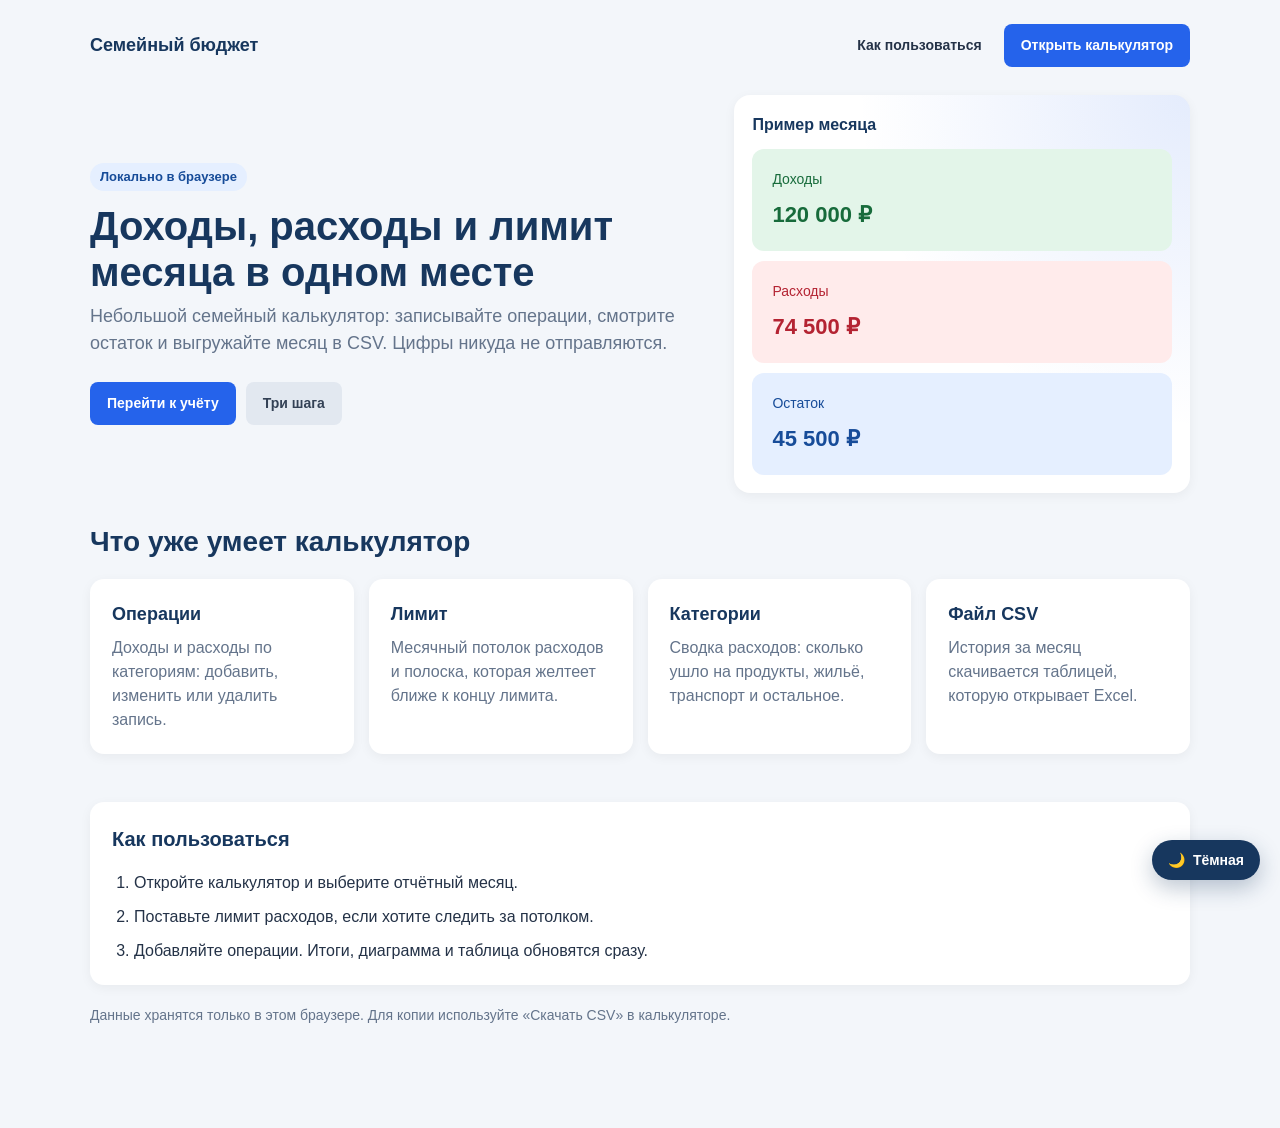
<file: index.html>
<!DOCTYPE html>
<html lang="ru">
<head>
  <meta charset="UTF-8">
  <meta name="viewport" content="width=device-width, initial-scale=1.0">
  <meta name="description" content="Семейный бюджет: учёт доходов и расходов в браузере, без регистрации и без отправки данных.">
  <title>Семейный бюджет</title>
  <link rel="icon" href="data:image/svg+xml,%3Csvg xmlns='http://www.w3.org/2000/svg' viewBox='0 0 32 32'%3E%3Crect width='32' height='32' rx='8' fill='%2317375e'/%3E%3Ctext x='16' y='22' text-anchor='middle' font-size='16' fill='white' font-family='Arial'%3E%E2%82%BD%3C/text%3E%3C/svg%3E">
  <link rel="stylesheet" href="css/styles.css">
  <script>
    (function () {
      try {
        var saved = localStorage.getItem("family_budget_theme_v1");

        if (saved === "dark" || saved === "light") {
          document.documentElement.setAttribute("data-theme", saved);
        }
      } catch (error) {
        /* Если хранилище недоступно, остаётся светлая тема */
      }
    })();
  </script>
</head>
<body>
  <div class="container">
    <header class="site-header">
      <a class="brand" href="index.html">Семейный бюджет</a>
      <nav class="header-nav" aria-label="Основное меню">
        <a class="nav-link" href="#how">Как пользоваться</a>
        <a class="button primary" href="app.html">Открыть калькулятор</a>
      </nav>
    </header>

    <section class="hero">
      <div>
        <span class="eyebrow">Локально в браузере</span>
        <h1>Доходы, расходы и лимит месяца в одном месте</h1>
        <p class="subtitle">
          Небольшой семейный калькулятор: записывайте операции,
          смотрите остаток и выгружайте месяц в CSV.
          Цифры никуда не отправляются.
        </p>
        <div class="hero-actions">
          <a class="button primary" href="app.html">Перейти к учёту</a>
          <a class="button secondary" href="#how">Три шага</a>
        </div>
      </div>

      <aside class="preview" aria-label="Пример показателей за месяц">
        <h2>Пример месяца</h2>
        <div class="stat income">
          <span>Доходы</span>
          <strong>120&nbsp;000&nbsp;₽</strong>
        </div>
        <div class="stat expense">
          <span>Расходы</span>
          <strong>74&nbsp;500&nbsp;₽</strong>
        </div>
        <div class="stat balance">
          <span>Остаток</span>
          <strong>45&nbsp;500&nbsp;₽</strong>
        </div>
      </aside>
    </section>

    <h2 class="section-title">Что уже умеет калькулятор</h2>
    <section class="features">
      <article class="panel feature">
        <h3>Операции</h3>
        <p>Доходы и расходы по категориям: добавить, изменить или удалить запись.</p>
      </article>
      <article class="panel feature">
        <h3>Лимит</h3>
        <p>Месячный потолок расходов и полоска, которая желтеет ближе к концу лимита.</p>
      </article>
      <article class="panel feature">
        <h3>Категории</h3>
        <p>Сводка расходов: сколько ушло на продукты, жильё, транспорт и остальное.</p>
      </article>
      <article class="panel feature">
        <h3>Файл CSV</h3>
        <p>История за месяц скачивается таблицей, которую открывает Excel.</p>
      </article>
    </section>

    <section class="panel" id="how">
      <h2>Как пользоваться</h2>
      <ol class="steps">
        <li>Откройте калькулятор и выберите отчётный месяц.</li>
        <li>Поставьте лимит расходов, если хотите следить за потолком.</li>
        <li>Добавляйте операции. Итоги, диаграмма и таблица обновятся сразу.</li>
      </ol>
    </section>

    <p class="site-footer">
      Данные хранятся только в этом браузере. Для копии используйте «Скачать CSV» в калькуляторе.
    </p>
  </div>

  <button
    type="button"
    id="themeToggle"
    class="theme-toggle"
    aria-pressed="false"
    aria-label="Включить тёмную тему">
    <span class="theme-toggle-icon" aria-hidden="true">🌙</span>
    <span class="theme-toggle-text">Тёмная</span>
  </button>

  <script src="js/theme.js"></script>
</body>
</html>
</file>
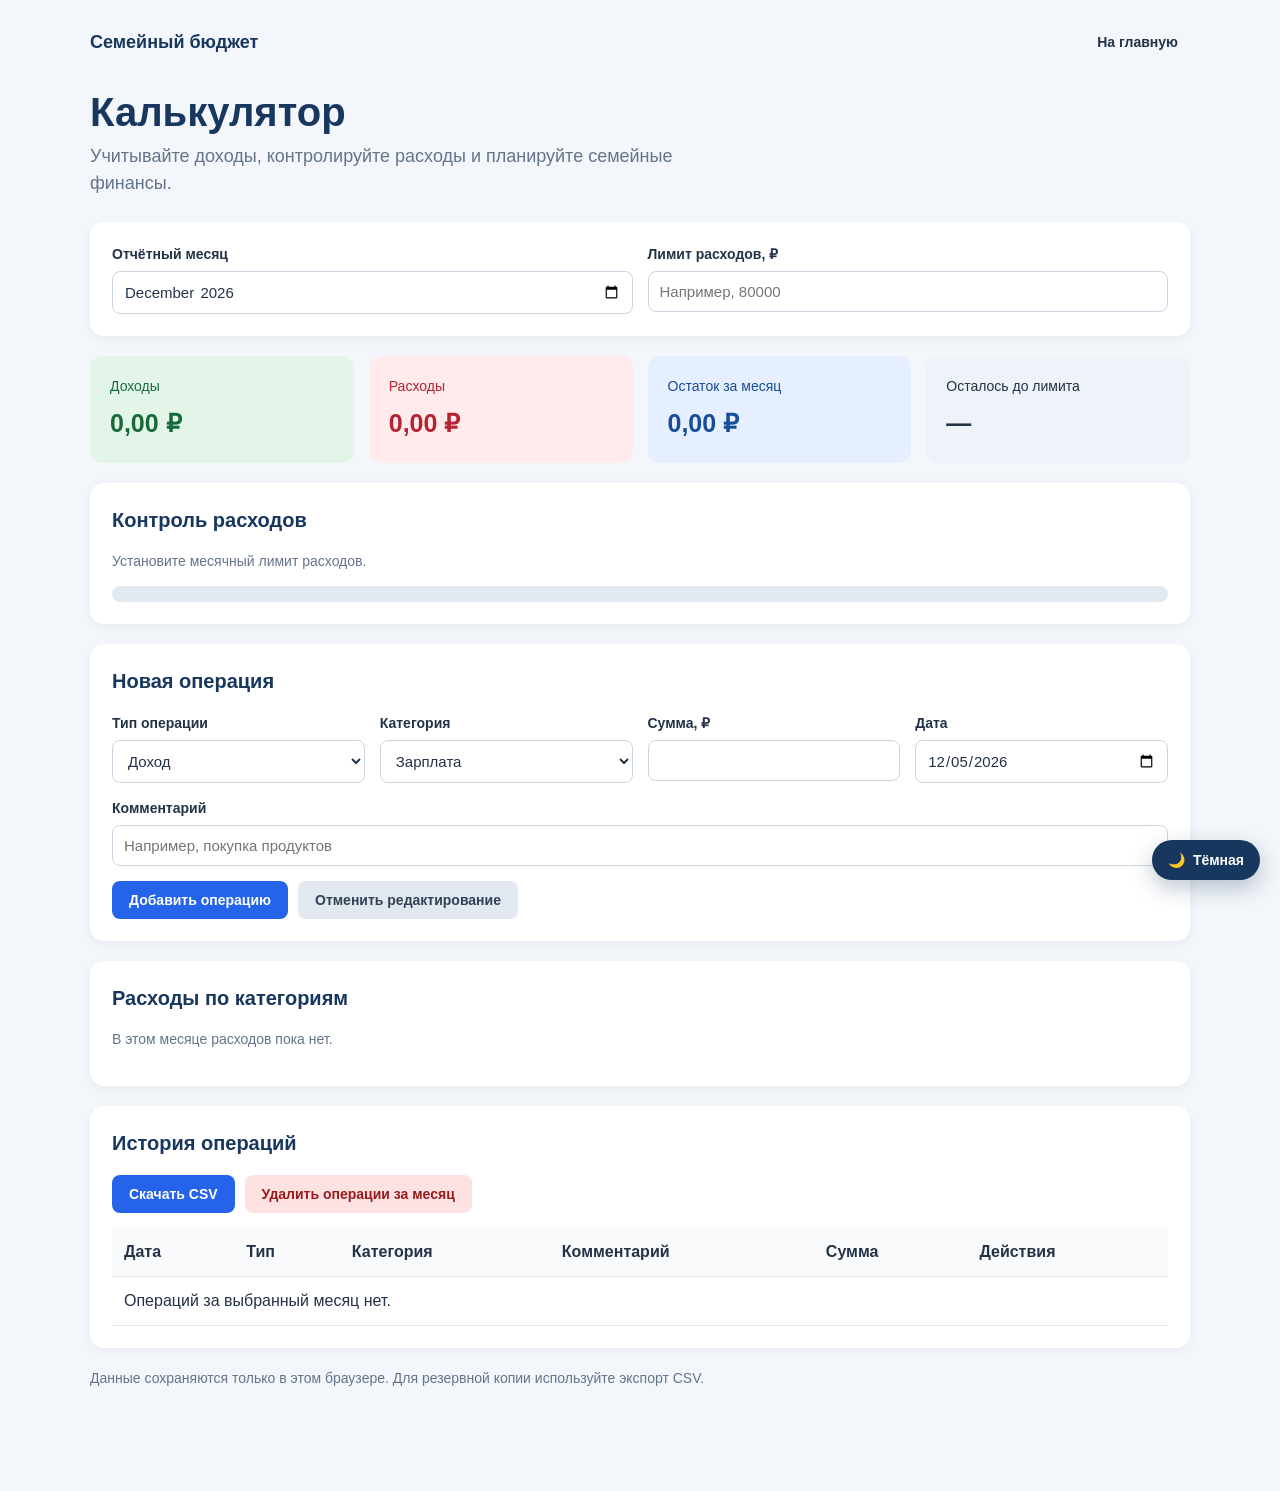
<file: app.html>
<!DOCTYPE html>
<html lang="ru">
<head>
  <meta charset="UTF-8">
  <meta name="viewport" content="width=device-width, initial-scale=1.0">
  <meta name="description" content="Калькулятор семейного бюджета: доходы, расходы, лимит и экспорт CSV.">
  <title>Калькулятор — Семейный бюджет</title>
  <link rel="icon" href="data:image/svg+xml,%3Csvg xmlns='http://www.w3.org/2000/svg' viewBox='0 0 32 32'%3E%3Crect width='32' height='32' rx='8' fill='%2317375e'/%3E%3Ctext x='16' y='22' text-anchor='middle' font-size='16' fill='white' font-family='Arial'%3E%E2%82%BD%3C/text%3E%3C/svg%3E">
  <link rel="stylesheet" href="css/styles.css">
  <script>
    (function () {
      try {
        var saved = localStorage.getItem("family_budget_theme_v1");

        if (saved === "dark" || saved === "light") {
          document.documentElement.setAttribute("data-theme", saved);
        }
      } catch (error) {
        /* Если хранилище недоступно, остаётся светлая тема */
      }
    })();
  </script>
</head>
<body>
  <div class="container">
    <header class="site-header">
      <a class="brand" href="index.html">Семейный бюджет</a>
      <nav class="header-nav" aria-label="Основное меню">
        <a class="nav-link" href="index.html">На главную</a>
      </nav>
    </header>

    <h1>Калькулятор</h1>
    <p class="subtitle">
      Учитывайте доходы, контролируйте расходы и планируйте семейные финансы.
    </p>

    <section class="panel">
      <div class="grid">
        <div>
          <label for="month">Отчётный месяц</label>
          <input type="month" id="month">
        </div>

        <div>
          <label for="budget">Лимит расходов, ₽</label>
          <input
            type="number"
            id="budget"
            min="0"
            step="0.01"
            placeholder="Например, 80000">
        </div>
      </div>
    </section>

    <section class="grid" style="margin-bottom:20px">
      <div class="stat income">
        <span>Доходы</span>
        <strong id="totalIncome">0 ₽</strong>
      </div>

      <div class="stat expense">
        <span>Расходы</span>
        <strong id="totalExpense">0 ₽</strong>
      </div>

      <div class="stat balance">
        <span>Остаток за месяц</span>
        <strong id="balance">0 ₽</strong>
      </div>

      <div class="stat">
        <span>Осталось до лимита</span>
        <strong id="remaining">—</strong>
      </div>
    </section>

    <section class="panel">
      <h2>Контроль расходов</h2>
      <p id="budgetInfo" class="muted">Установите месячный лимит.</p>
      <div class="progress">
        <div class="progress-fill" id="progressFill"></div>
      </div>
    </section>

    <section class="panel">
      <h2 id="formTitle">Новая операция</h2>

      <form id="operationForm">
        <div class="grid">
          <div class="field">
            <label for="type">Тип операции</label>
            <select id="type" required>
              <option value="income">Доход</option>
              <option value="expense">Расход</option>
            </select>
          </div>

          <div class="field">
            <label for="category">Категория</label>
            <select id="category" required></select>
          </div>

          <div class="field">
            <label for="amount">Сумма, ₽</label>
            <input type="number" id="amount" min="0.01" step="0.01" required>
          </div>

          <div class="field">
            <label for="date">Дата</label>
            <input type="date" id="date" required>
          </div>
        </div>

        <div class="field">
          <label for="description">Комментарий</label>
          <input
            type="text"
            id="description"
            maxlength="150"
            placeholder="Например, покупка продуктов">
        </div>

        <div class="actions">
          <button class="primary" type="submit" id="saveButton">
            Добавить операцию
          </button>
          <button class="secondary" type="button" id="cancelButton" hidden>
            Отменить редактирование
          </button>
        </div>
      </form>
    </section>

    <section class="panel">
      <h2>Расходы по категориям</h2>
      <div id="chart"></div>
    </section>

    <section class="panel">
      <h2>История операций</h2>

      <div class="actions" style="margin-bottom:15px">
        <button class="primary" id="exportButton" type="button">
          Скачать CSV
        </button>
        <button class="danger" id="clearButton" type="button">
          Удалить операции за месяц
        </button>
      </div>

      <div class="table-wrap">
        <table>
          <thead>
            <tr>
              <th>Дата</th>
              <th>Тип</th>
              <th>Категория</th>
              <th>Комментарий</th>
              <th>Сумма</th>
              <th>Действия</th>
            </tr>
          </thead>
          <tbody id="operationsTable"></tbody>
        </table>
      </div>
    </section>

    <p class="muted">
      Данные сохраняются только в этом браузере.
      Для резервной копии используйте экспорт CSV.
    </p>
  </div>

  <button
    type="button"
    id="themeToggle"
    class="theme-toggle"
    aria-pressed="false"
    aria-label="Включить тёмную тему">
    <span class="theme-toggle-icon" aria-hidden="true">🌙</span>
    <span class="theme-toggle-text">Тёмная</span>
  </button>

  <script src="js/theme.js"></script>
  <script src="js/budget.js"></script>
</body>
</html>
</file>
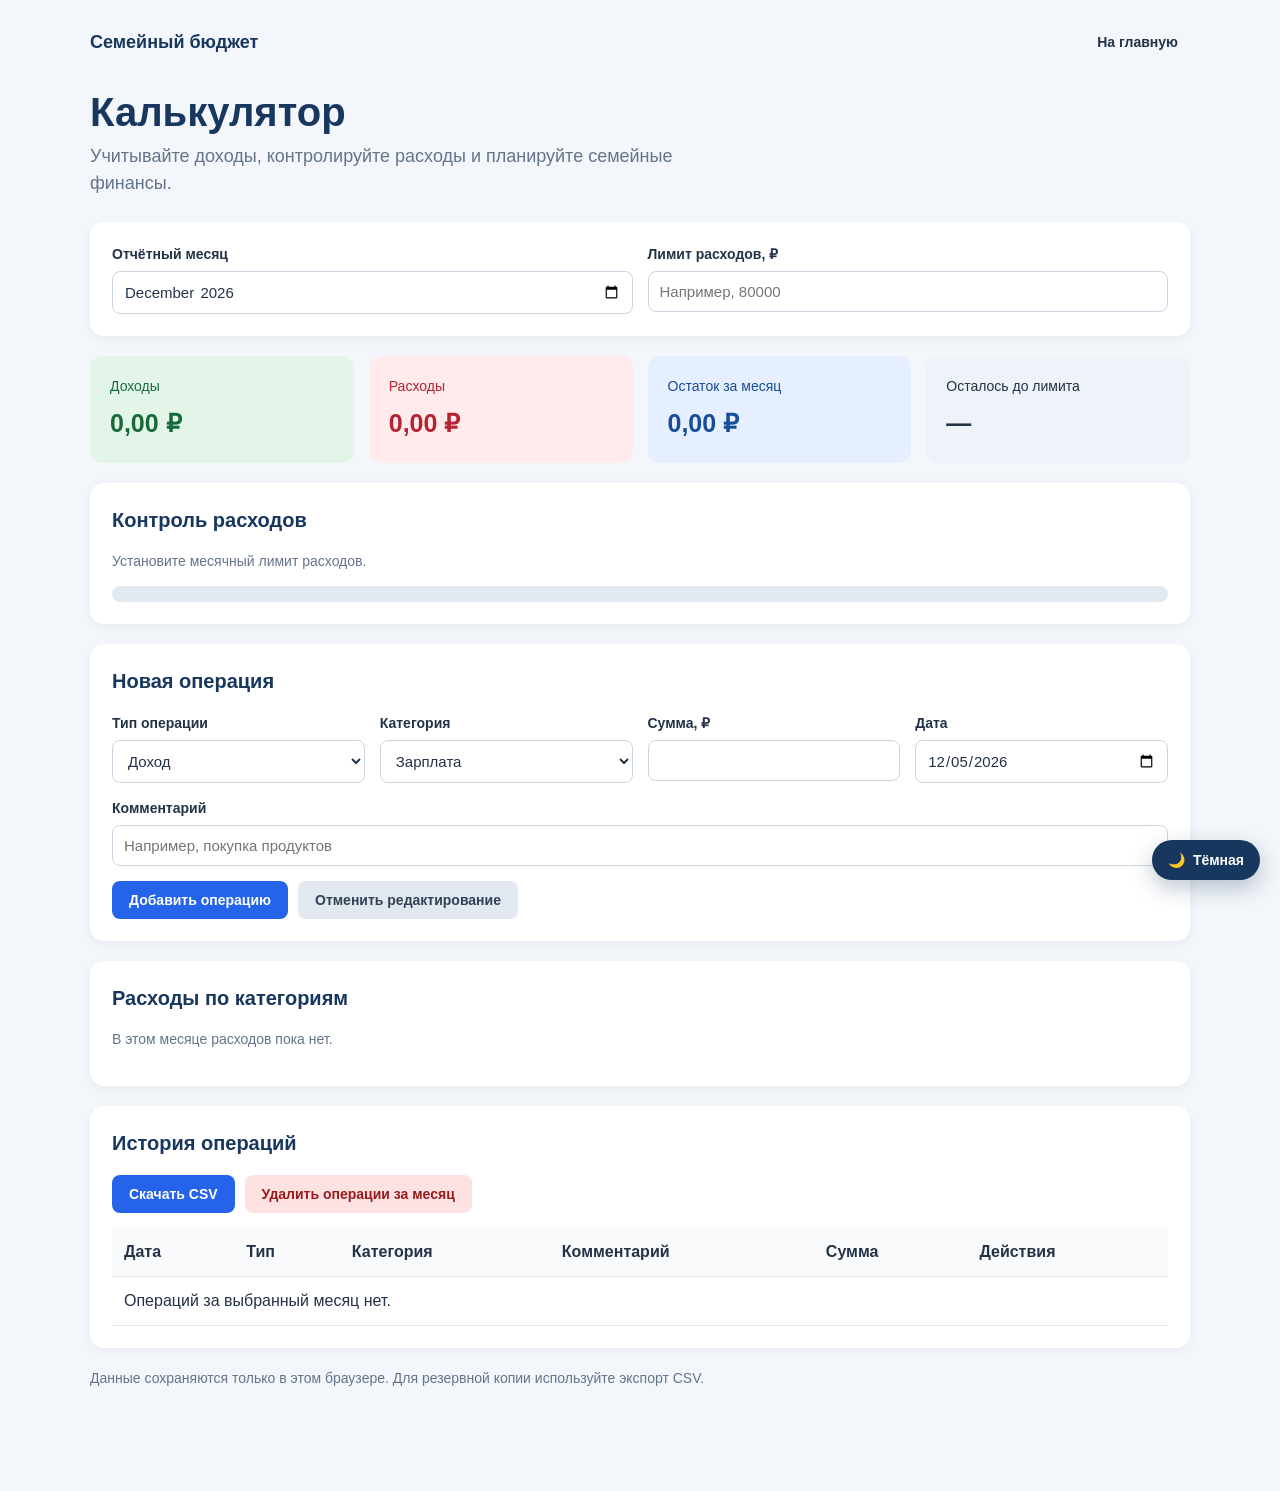
<file: Калькулятор СБ.html>
<!DOCTYPE html>
<html lang="ru">
<head>
  <meta charset="UTF-8">
  <meta http-equiv="refresh" content="0; url=app.html">
  <title>Семейный бюджет</title>
  <link rel="canonical" href="app.html">
  <script>
    location.replace("app.html");
  </script>
</head>
<body>
  <p><a href="app.html">Открыть калькулятор</a></p>
</body>
</html>
</file>
<file: css/styles.css>
/*
  Цвета собраны в переменные.
  Светлая тема — значения по умолчанию.
  Тёмная включается атрибутом data-theme="dark" на <html>.
*/
:root {
  color-scheme: light;
  --page-bg: #f3f6fa;
  --text: #243247;
  --heading: #17375e;
  --muted: #64748b;
  --panel-bg: #ffffff;
  --panel-shadow: 0 3px 12px rgba(0, 0, 0, 0.05);
  --stat-bg: #eef3f9;
  --income-bg: #e3f5e9;
  --income-text: #176b3b;
  --expense-bg: #ffebeb;
  --expense-text: #b42332;
  --balance-bg: #e5efff;
  --balance-text: #174c99;
  --negative: #b42332;
  --field-bg: #ffffff;
  --field-text: #243247;
  --field-border: #cbd5e1;
  --focus-ring: #9dc1ff;
  --focus-border: #2563eb;
  --primary-bg: #2563eb;
  --primary-text: #ffffff;
  --primary-hover: #174bb8;
  --secondary-bg: #e2e8f0;
  --secondary-text: #334155;
  --danger-bg: #fee2e2;
  --danger-text: #991b1b;
  --line: #e2e8f0;
  --table-head: #f8fafc;
  --track: #e2e8f0;
  --bar-track: #edf2f7;
  --bar-fill: #3b82f6;
  --toggle-bg: #17375e;
  --toggle-text: #ffffff;
  --toggle-shadow: 0 8px 22px rgba(23, 55, 94, 0.28);
  --hero-glow: rgba(37, 99, 235, 0.12);
}

html[data-theme="dark"] {
  color-scheme: dark;
  --page-bg: #0f1724;
  --text: #e6edf5;
  --heading: #f1f5f9;
  --muted: #94a3b8;
  --panel-bg: #1a2433;
  --panel-shadow: 0 3px 16px rgba(0, 0, 0, 0.35);
  --stat-bg: #243044;
  --income-bg: #143528;
  --income-text: #86efac;
  --expense-bg: #3a1d24;
  --expense-text: #fca5a5;
  --balance-bg: #172a4a;
  --balance-text: #93c5fd;
  --negative: #fca5a5;
  --field-bg: #121a27;
  --field-text: #e6edf5;
  --field-border: #334155;
  --focus-ring: #3b6cb5;
  --focus-border: #60a5fa;
  --primary-bg: #3b82f6;
  --primary-text: #ffffff;
  --primary-hover: #2563eb;
  --secondary-bg: #2a3546;
  --secondary-text: #e2e8f0;
  --danger-bg: #4a2228;
  --danger-text: #fecaca;
  --line: #2d3b4f;
  --table-head: #152033;
  --track: #2a3546;
  --bar-track: #243044;
  --bar-fill: #60a5fa;
  --toggle-bg: #e6edf5;
  --toggle-text: #0f1724;
  --toggle-shadow: 0 8px 22px rgba(0, 0, 0, 0.45);
  --hero-glow: rgba(96, 165, 250, 0.16);
}

* {
  box-sizing: border-box;
}

body {
  margin: 0;
  /* Снизу запас, чтобы плавающая кнопка темы не закрывала текст */
  padding: 24px 24px 88px;
  background: var(--page-bg);
  color: var(--text);
  font-family: "Segoe UI", Arial, sans-serif;
  line-height: 1.5;
  transition: background-color 0.2s ease, color 0.2s ease;
}

a {
  color: var(--primary-bg);
}

.container {
  max-width: 1100px;
  margin: auto;
}

.site-header {
  display: flex;
  align-items: center;
  justify-content: space-between;
  gap: 16px;
  margin-bottom: 28px;
}

.brand {
  color: var(--heading);
  font-weight: 700;
  font-size: 18px;
  text-decoration: none;
}

.brand:hover {
  color: var(--primary-bg);
}

.header-nav {
  display: flex;
  align-items: center;
  gap: 10px;
  flex-wrap: wrap;
}

.nav-link {
  color: var(--text);
  text-decoration: none;
  font-weight: 600;
  font-size: 14px;
  padding: 8px 12px;
  border-radius: 8px;
}

.nav-link:hover {
  background: var(--secondary-bg);
}

h1 {
  margin: 0 0 8px;
  color: var(--heading);
  font-size: 40px;
  line-height: 1.15;
}

h2 {
  margin-top: 0;
  font-size: 20px;
  color: var(--heading);
}

.subtitle {
  color: var(--muted);
  margin: 0 0 25px;
  font-size: 18px;
  max-width: 38rem;
}

.panel {
  background: var(--panel-bg);
  padding: 22px;
  border-radius: 14px;
  margin-bottom: 20px;
  box-shadow: var(--panel-shadow);
}

.grid {
  display: grid;
  grid-template-columns: repeat(auto-fit, minmax(210px, 1fr));
  gap: 15px;
}

.stat {
  padding: 20px;
  border-radius: 12px;
  background: var(--stat-bg);
}

.stat span {
  display: block;
  font-size: 14px;
  margin-bottom: 8px;
}

.stat strong {
  display: block;
  font-size: 25px;
  overflow-wrap: anywhere;
}

.income {
  background: var(--income-bg);
  color: var(--income-text);
}

.expense {
  background: var(--expense-bg);
  color: var(--expense-text);
}

.balance {
  background: var(--balance-bg);
  color: var(--balance-text);
}

.negative {
  color: var(--negative) !important;
}

label {
  display: block;
  font-weight: bold;
  margin-bottom: 6px;
  font-size: 14px;
}

input,
select {
  width: 100%;
  padding: 11px;
  border: 1px solid var(--field-border);
  border-radius: 8px;
  font-size: 15px;
  background: var(--field-bg);
  color: var(--field-text);
  font-family: inherit;
}

input:focus,
select:focus {
  outline: 2px solid var(--focus-ring);
  border-color: var(--focus-border);
}

.field {
  margin-bottom: 15px;
}

button,
.button {
  border: none;
  border-radius: 8px;
  padding: 11px 17px;
  font-size: 14px;
  cursor: pointer;
  font-weight: bold;
  font-family: inherit;
  text-decoration: none;
  display: inline-flex;
  align-items: center;
  justify-content: center;
}

.primary {
  background: var(--primary-bg);
  color: var(--primary-text);
}

.primary:hover {
  background: var(--primary-hover);
}

.secondary {
  background: var(--secondary-bg);
  color: var(--secondary-text);
}

.danger {
  background: var(--danger-bg);
  color: var(--danger-text);
}

.actions {
  display: flex;
  gap: 10px;
  flex-wrap: wrap;
}

.table-wrap {
  overflow-x: auto;
}

table {
  width: 100%;
  border-collapse: collapse;
  min-width: 650px;
}

th,
td {
  padding: 12px;
  text-align: left;
  border-bottom: 1px solid var(--line);
}

th {
  background: var(--table-head);
}

td button {
  padding: 7px 10px;
  margin: 2px;
}

.progress {
  height: 16px;
  background: var(--track);
  border-radius: 10px;
  overflow: hidden;
  margin-top: 12px;
}

.progress-fill {
  height: 100%;
  width: 0%;
  background: #22c55e;
  transition: width 0.3s;
}

.chart-row {
  display: grid;
  grid-template-columns: 140px 1fr 115px;
  align-items: center;
  gap: 12px;
  margin: 13px 0;
  font-size: 14px;
}

.bar {
  height: 18px;
  background: var(--bar-track);
  border-radius: 9px;
  overflow: hidden;
}

.bar-fill {
  height: 100%;
  background: var(--bar-fill);
  border-radius: 9px;
}

.muted {
  color: var(--muted);
  font-size: 14px;
}

.theme-toggle {
  position: fixed;
  right: 20px;
  bottom: 20px;
  z-index: 20;
  display: inline-flex;
  align-items: center;
  gap: 8px;
  padding: 12px 16px;
  border: none;
  border-radius: 999px;
  background: var(--toggle-bg);
  color: var(--toggle-text);
  box-shadow: var(--toggle-shadow);
  font-size: 14px;
  font-weight: bold;
  cursor: pointer;
}

.theme-toggle:hover {
  filter: brightness(1.08);
}

.theme-toggle:focus-visible {
  outline: 2px solid var(--focus-border);
  outline-offset: 3px;
}

.right {
  text-align: right;
}

.hero {
  display: grid;
  grid-template-columns: minmax(0, 1.15fr) minmax(280px, 0.85fr);
  gap: 28px;
  align-items: center;
  margin-bottom: 28px;
}

.eyebrow {
  display: inline-block;
  margin-bottom: 12px;
  padding: 4px 10px;
  border-radius: 999px;
  background: var(--balance-bg);
  color: var(--balance-text);
  font-size: 13px;
  font-weight: 700;
}

.hero-actions {
  display: flex;
  gap: 10px;
  flex-wrap: wrap;
  margin-top: 22px;
}

.preview {
  background: var(--panel-bg);
  border-radius: 16px;
  padding: 18px;
  box-shadow: var(--panel-shadow);
  background-image: radial-gradient(circle at top right, var(--hero-glow), transparent 55%);
}

.preview h2 {
  font-size: 16px;
  margin-bottom: 12px;
}

.preview .stat {
  margin-bottom: 10px;
}

.preview .stat:last-child {
  margin-bottom: 0;
}

.preview .stat strong {
  font-size: 22px;
}

.section-title {
  margin: 8px 0 16px;
  color: var(--heading);
  font-size: 28px;
}

.features {
  display: grid;
  grid-template-columns: repeat(auto-fit, minmax(220px, 1fr));
  gap: 15px;
  margin-bottom: 28px;
}

.feature h3 {
  margin: 0 0 8px;
  color: var(--heading);
  font-size: 18px;
}

.feature p {
  margin: 0;
  color: var(--muted);
}

.steps {
  margin: 0;
  padding-left: 22px;
}

.steps li {
  margin-bottom: 10px;
}

.steps li:last-child {
  margin-bottom: 0;
}

.site-footer {
  margin-top: 8px;
  color: var(--muted);
  font-size: 14px;
}

@media (max-width: 800px) {
  h1 {
    font-size: 32px;
  }

  .hero {
    grid-template-columns: 1fr;
  }
}

@media (max-width: 600px) {
  body {
    padding: 12px 12px 80px;
  }

  .panel {
    padding: 16px;
  }

  .chart-row {
    grid-template-columns: 1fr;
    gap: 4px;
  }

  .right {
    text-align: left;
  }

  .theme-toggle {
    right: 12px;
    bottom: 12px;
  }

  .site-header {
    align-items: flex-start;
    flex-direction: column;
  }
}
</file>
